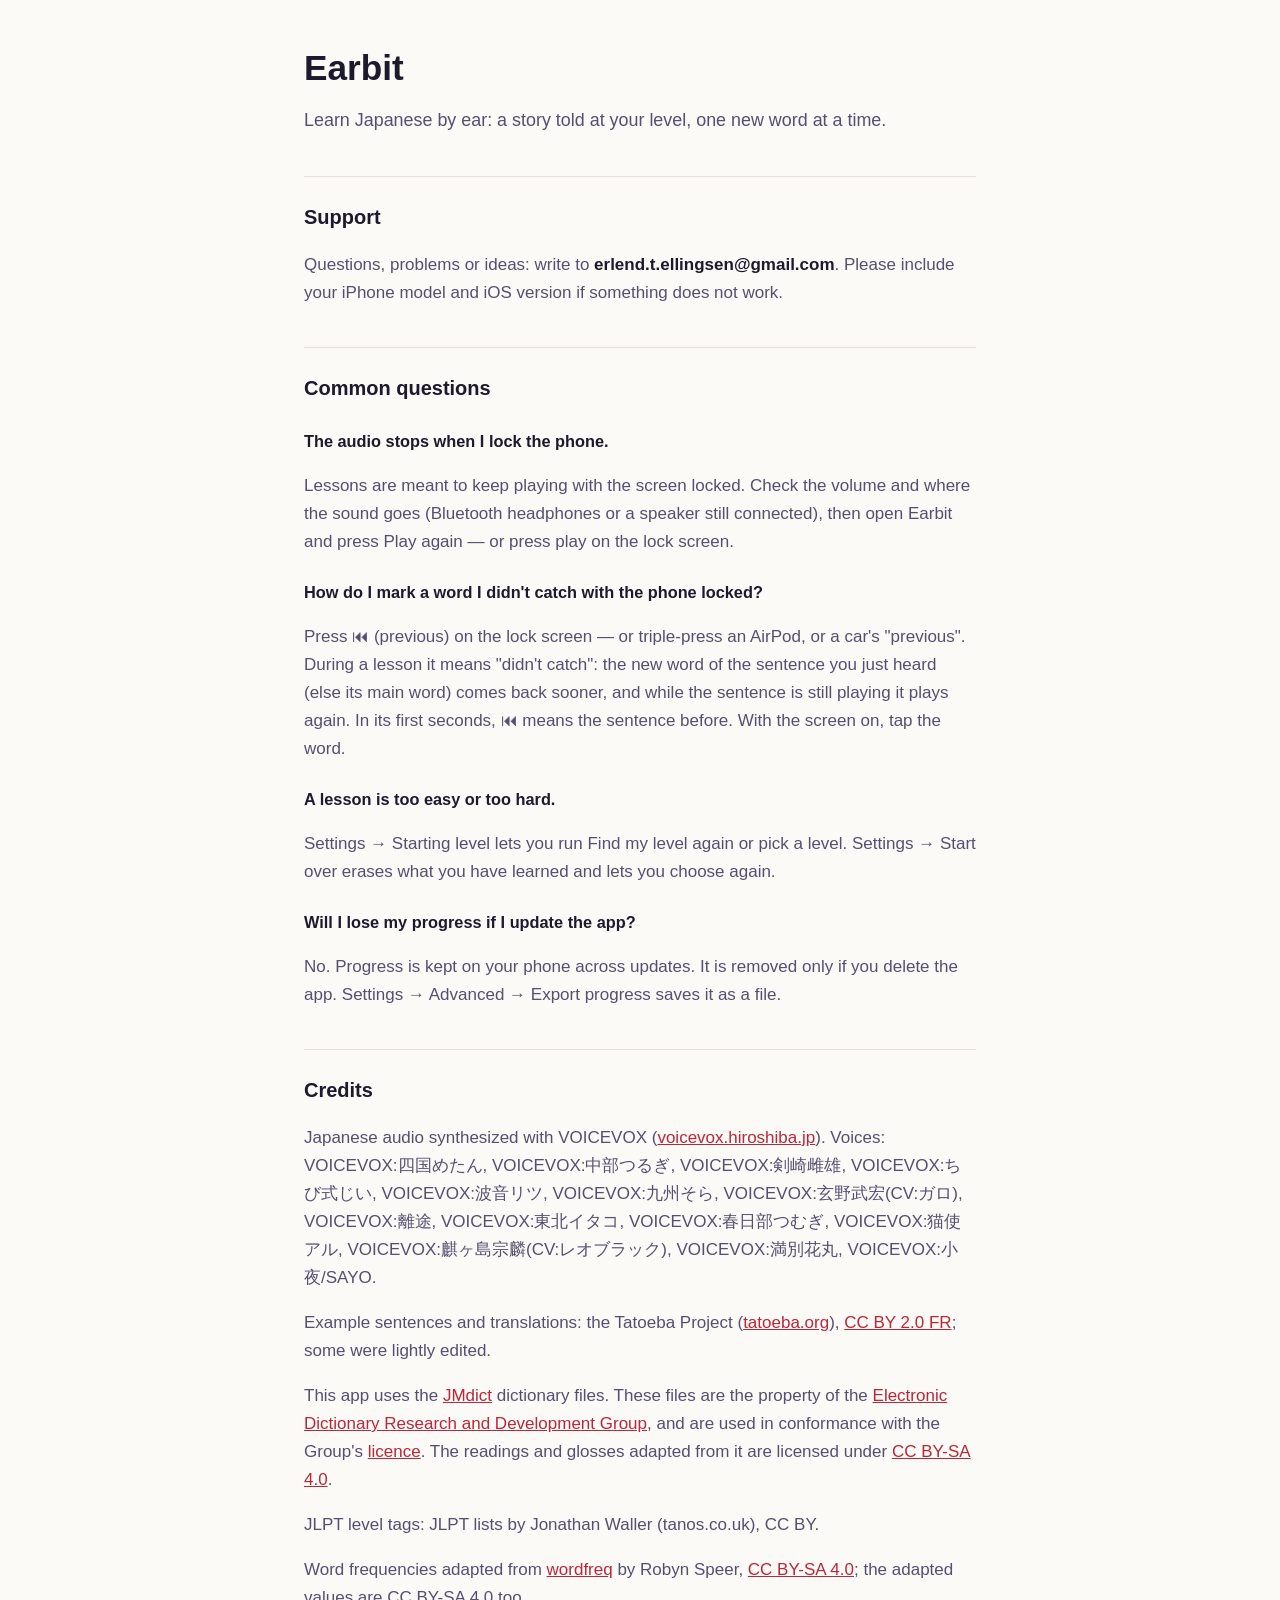
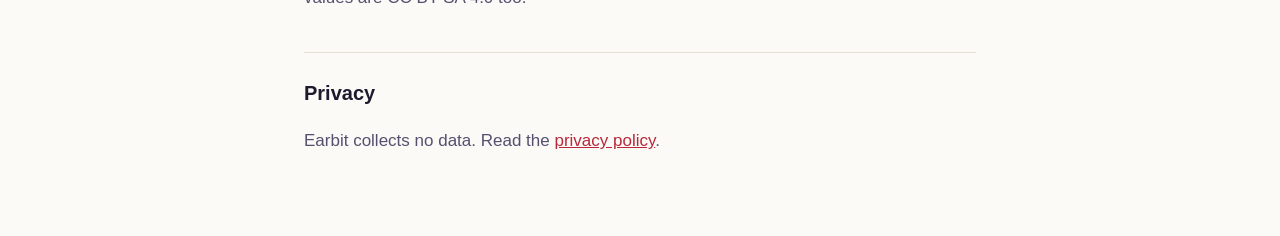
<file: index.html>
<!doctype html>
<html lang="en">
<head>
<meta charset="utf-8">
<meta name="viewport" content="width=device-width, initial-scale=1">
<title>Earbit — Support</title>
<link rel="stylesheet" href="style.css">
</head>
<body>
<main>
  <h1>Earbit</h1>
  <p class="lede">Learn Japanese by ear: a story told at your level, one new word at a time.</p>

  <h2>Support</h2>
  <p>Questions, problems or ideas: write to <strong>erlend.t.ellingsen@gmail.com</strong>. Please include your iPhone model and iOS version if something does not work.</p>

  <h2>Common questions</h2>
  <h3>The audio stops when I lock the phone.</h3>
  <p>Lessons are meant to keep playing with the screen locked. Check the volume and where the sound goes (Bluetooth headphones or a speaker still connected), then open Earbit and press Play again — or press play on the lock screen.</p>
  <h3>How do I mark a word I didn't catch with the phone locked?</h3>
  <p>Press ⏮ (previous) on the lock screen — or triple-press an AirPod, or a car's "previous". During a lesson it means "didn't catch": the new word of the sentence you just heard (else its main word) comes back sooner, and while the sentence is still playing it plays again. In its first seconds, ⏮ means the sentence before. With the screen on, tap the word.</p>
  <h3>A lesson is too easy or too hard.</h3>
  <p>Settings → Starting level lets you run Find my level again or pick a level. Settings → Start over erases what you have learned and lets you choose again.</p>
  <h3>Will I lose my progress if I update the app?</h3>
  <p>No. Progress is kept on your phone across updates. It is removed only if you delete the app. Settings → Advanced → Export progress saves it as a file.</p>

  <h2>Credits</h2>
  <p>Japanese audio synthesized with VOICEVOX (<a href="https://voicevox.hiroshiba.jp/">voicevox.hiroshiba.jp</a>). Voices: VOICEVOX:四国めたん, VOICEVOX:中部つるぎ, VOICEVOX:剣崎雌雄, VOICEVOX:ちび式じい, VOICEVOX:波音リツ, VOICEVOX:九州そら, VOICEVOX:玄野武宏(CV:ガロ), VOICEVOX:離途, VOICEVOX:東北イタコ, VOICEVOX:春日部つむぎ, VOICEVOX:猫使アル, VOICEVOX:麒ヶ島宗麟(CV:レオブラック), VOICEVOX:満別花丸, VOICEVOX:小夜/SAYO.</p>
  <p>Example sentences and translations: the Tatoeba Project (<a href="https://tatoeba.org">tatoeba.org</a>), <a href="https://creativecommons.org/licenses/by/2.0/fr/">CC BY 2.0 FR</a>; some were lightly edited.</p>
  <p>This app uses the <a href="https://www.edrdg.org/wiki/index.php/JMdict-EDICT_Dictionary_Project">JMdict</a> dictionary files. These files are the property of the <a href="https://www.edrdg.org/">Electronic Dictionary Research and Development Group</a>, and are used in conformance with the Group's <a href="https://www.edrdg.org/edrdg/licence.html">licence</a>. The readings and glosses adapted from it are licensed under <a href="https://creativecommons.org/licenses/by-sa/4.0/">CC BY-SA 4.0</a>.</p>
  <p>JLPT level tags: JLPT lists by Jonathan Waller (tanos.co.uk), CC BY.</p>
  <p>Word frequencies adapted from <a href="https://github.com/rspeer/wordfreq">wordfreq</a> by Robyn Speer, <a href="https://creativecommons.org/licenses/by-sa/4.0/">CC BY-SA 4.0</a>; the adapted values are CC BY-SA 4.0 too.</p>

  <h2>Privacy</h2>
  <p>Earbit collects no data. Read the <a href="privacy.html">privacy policy</a>.</p>
</main>
</body>
</html>
</file>
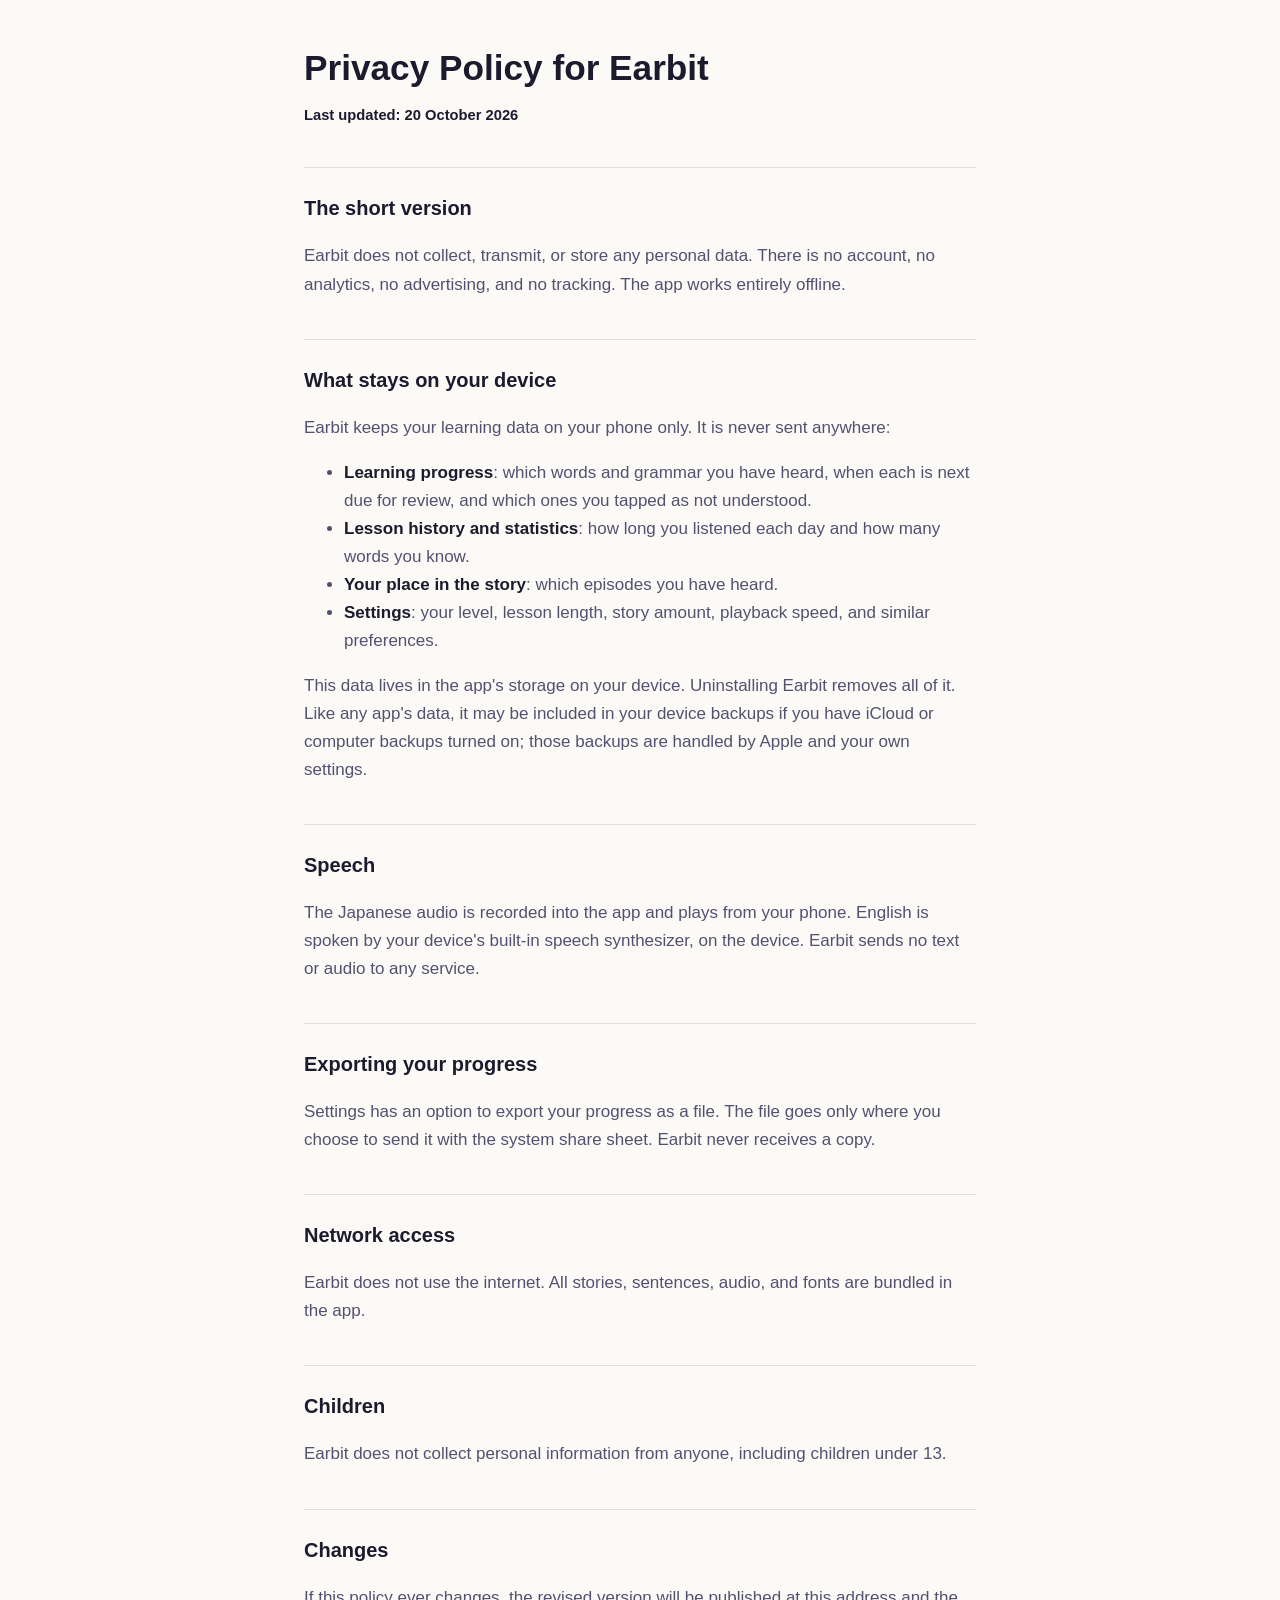
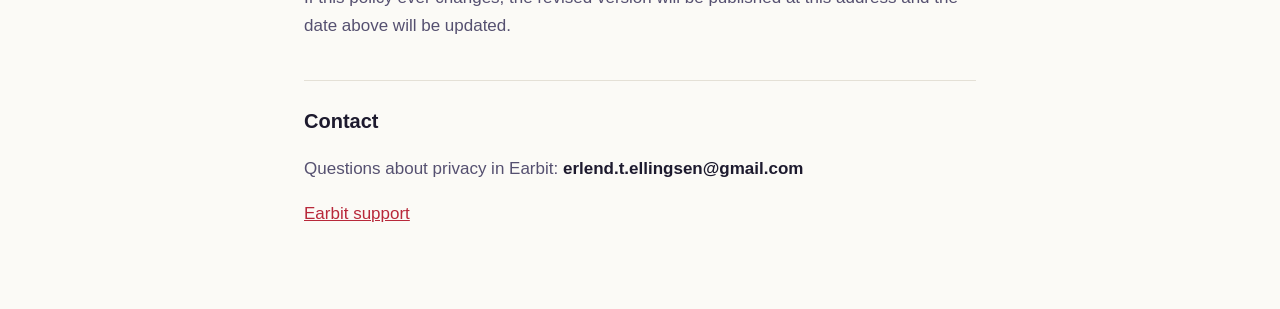
<file: privacy.html>
<!doctype html>
<html lang="en">
<head>
<meta charset="utf-8">
<meta name="viewport" content="width=device-width, initial-scale=1">
<title>Earbit — Privacy Policy</title>
<link rel="stylesheet" href="style.css">
</head>
<body>
<main>
<h1>Privacy Policy for Earbit</h1>
<p class="updated"><strong>Last updated: 20 October 2026</strong></p>
<h2>The short version</h2>
<p>Earbit does not collect, transmit, or store any personal data. There is no account, no analytics, no advertising, and no tracking. The app works entirely offline.</p>
<h2>What stays on your device</h2>
<p>Earbit keeps your learning data on your phone only. It is never sent anywhere:</p>
<ul>
  <li><strong>Learning progress</strong>: which words and grammar you have heard, when each is next due for review, and which ones you tapped as not understood.</li>
  <li><strong>Lesson history and statistics</strong>: how long you listened each day and how many words you know.</li>
  <li><strong>Your place in the story</strong>: which episodes you have heard.</li>
  <li><strong>Settings</strong>: your level, lesson length, story amount, playback speed, and similar preferences.</li>
</ul>
<p>This data lives in the app's storage on your device. Uninstalling Earbit removes all of it. Like any app's data, it may be included in your device backups if you have iCloud or computer backups turned on; those backups are handled by Apple and your own settings.</p>
<h2>Speech</h2>
<p>The Japanese audio is recorded into the app and plays from your phone. English is spoken by your device's built-in speech synthesizer, on the device. Earbit sends no text or audio to any service.</p>
<h2>Exporting your progress</h2>
<p>Settings has an option to export your progress as a file. The file goes only where you choose to send it with the system share sheet. Earbit never receives a copy.</p>
<h2>Network access</h2>
<p>Earbit does not use the internet. All stories, sentences, audio, and fonts are bundled in the app.</p>
<h2>Children</h2>
<p>Earbit does not collect personal information from anyone, including children under 13.</p>
<h2>Changes</h2>
<p>If this policy ever changes, the revised version will be published at this address and the date above will be updated.</p>
<h2>Contact</h2>
<p>Questions about privacy in Earbit: <strong>erlend.t.ellingsen@gmail.com</strong> </p>
<p><a href="./">Earbit support</a></p>
</main>
</body>
</html>
</file>
<file: style.css>
:root {
  --bg: #fbfaf6; --fg: #1d1a2e; --muted: #555070; --accent: #b8283a; --rule: #e4e0d6;
  color-scheme: light dark;
}
@media (prefers-color-scheme: dark) {
  :root { --bg: #0d0b1f; --fg: #f4e7c3; --muted: #b9b3d9; --accent: #ffb35c; --rule: #2d2858; }
}
body {
  margin: 0; background: var(--bg); color: var(--fg);
  font: 17px/1.65 -apple-system, BlinkMacSystemFont, "Segoe UI", "Hiragino Sans", "Noto Sans JP", sans-serif;
}
main { max-width: 42rem; margin: 0 auto; padding: 48px 20px 64px; }
h1 { font-size: 2.2rem; line-height: 1.15; margin: 0 0 .3em; }
h2 { font-size: 1.25rem; margin: 2em 0 .4em; padding-top: 1.2em; border-top: 1px solid var(--rule); }
h3 { font-size: 1.02rem; margin: 1.4em 0 .2em; }
p, li { color: var(--muted); }
strong { color: var(--fg); }
a { color: var(--accent); }
.lede { font-size: 1.12rem; }
.updated { font-size: .92rem; }
</file>
